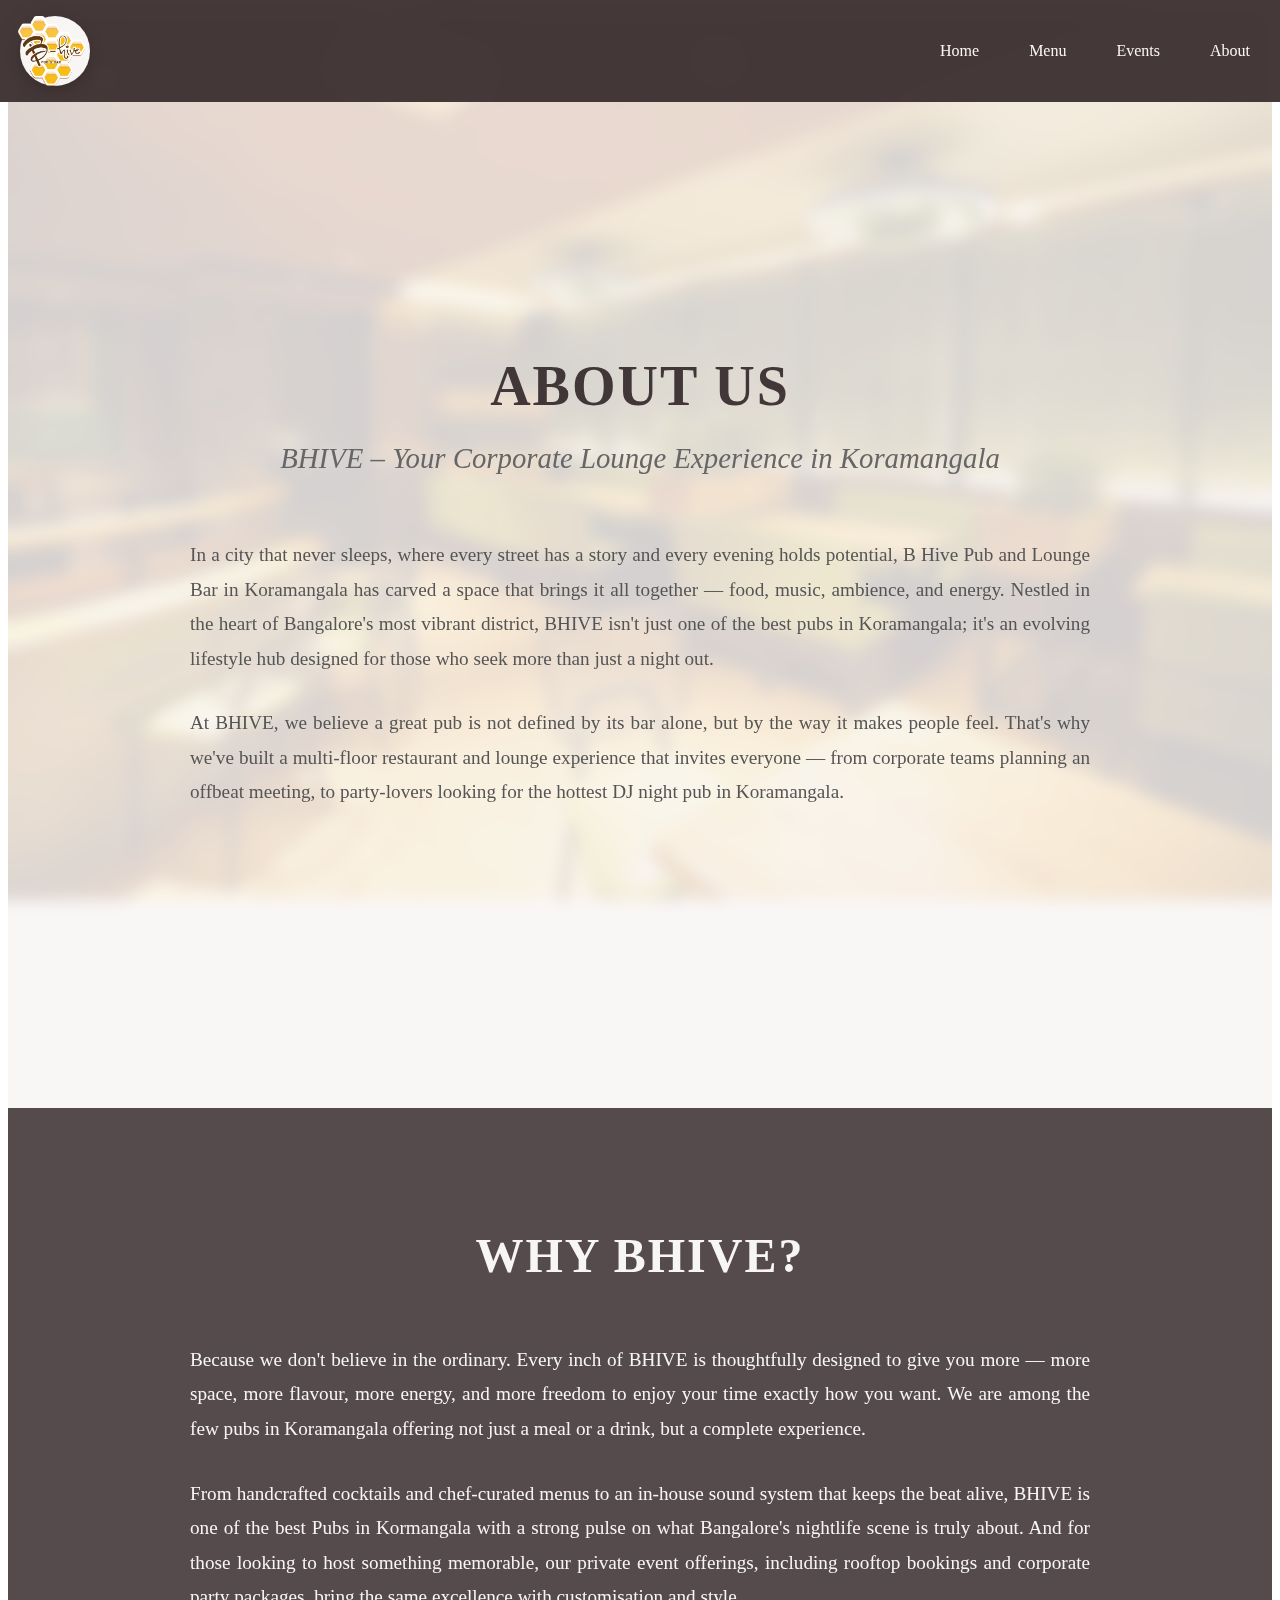
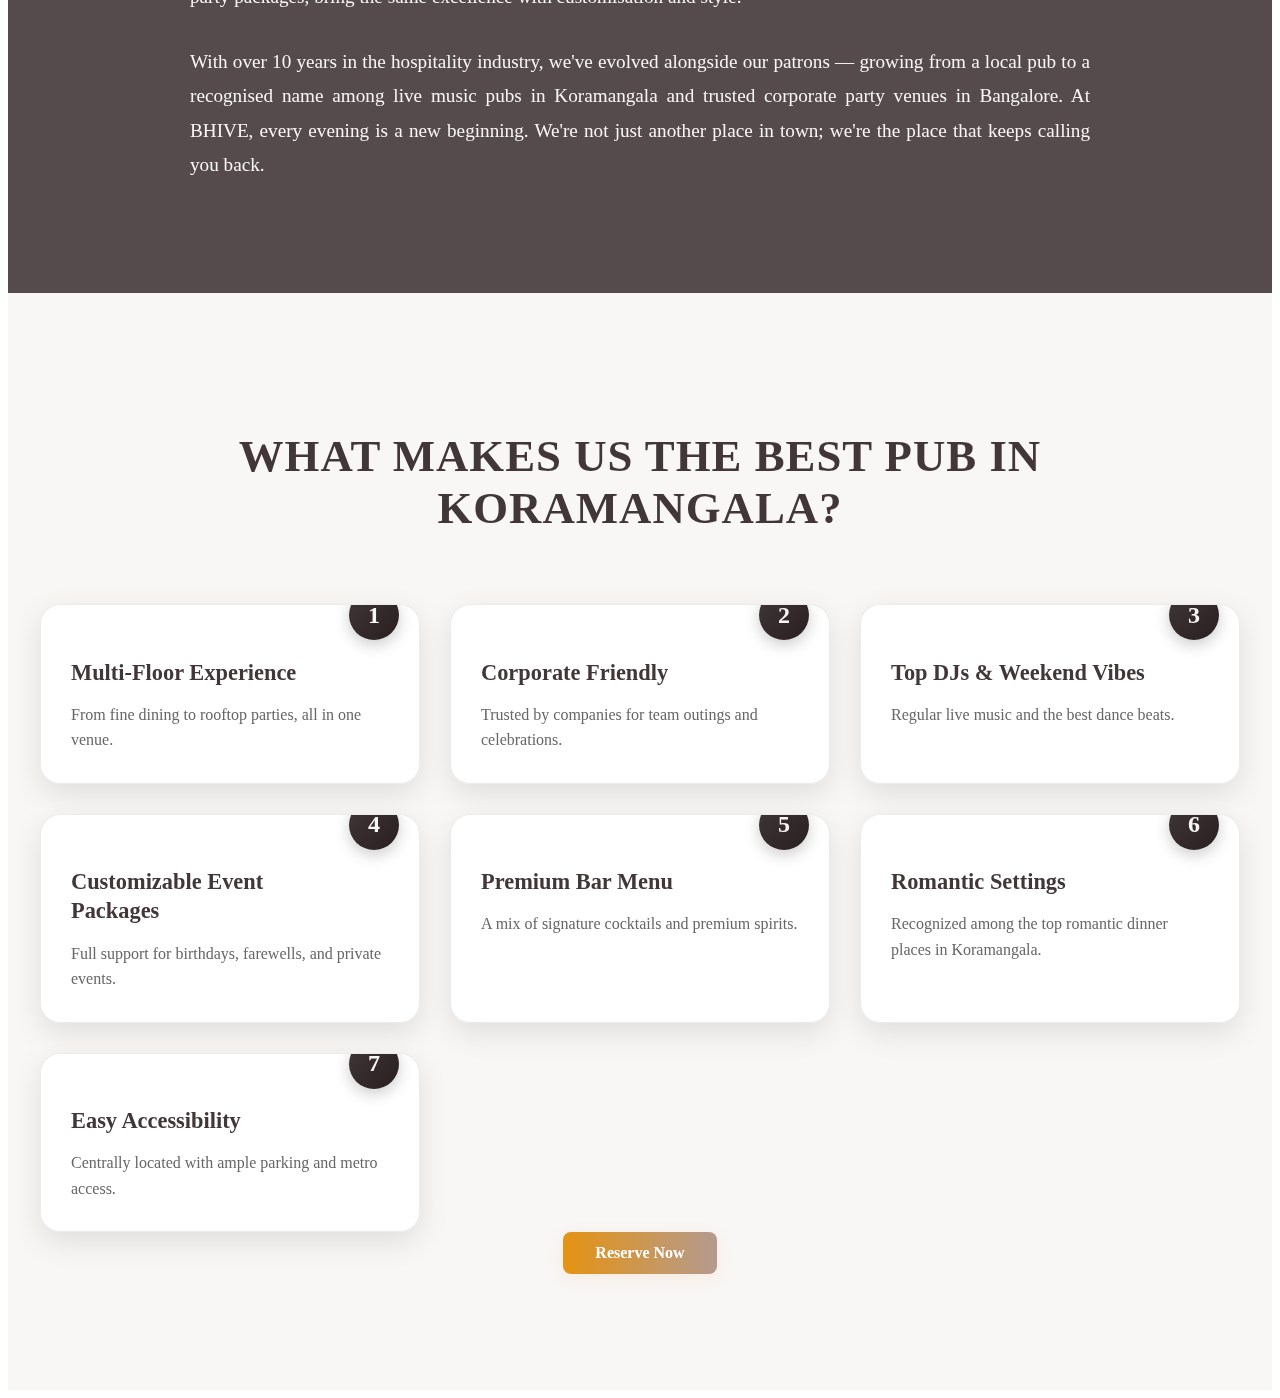
<file: about.html>
<!DOCTYPE html>
<html lang="en">
<head>
    <meta charset="UTF-8">
    <meta name="viewport" content="width=device-width, initial-scale=1.0">
   <link rel="stylesheet" href="about.css" />
</head>
<body>
    <section class="navigation-section">
  <div class="nav">
    <div class="logo-circle">
      <img src="images/b-hive-logo.png" alt="Logo" style="height: 70px;"/>
    </div>
    <div class="hamburger" id="hamburger" role="button" aria-label="Toggle navigation" aria-expanded="false">
      <span></span>
      <span></span>
      <span></span>
    </div>
    <ul class="nav-links" id="navLinks">
      <li><a href="index.html">Home</a></li>
      <li><a href="menu.html">Menu</a></li>
      <li><a href="event.html">Events</a></li>
      <li><a href="about.html">About</a></li>
    </ul>
  </div>
</section>

<!-- About Us Section -->
<section class="about-section">
  <div class="container">
    <div class="about-header">
      <h1>About Us</h1>
      <h2>BHIVE – Your Corporate Lounge Experience in Koramangala</h2>
    </div>
    
    <div class="about-content">
      <div class="about-text">
        <p>
          In a city that never sleeps, where every street has a story and every evening holds 
          potential, B Hive Pub and Lounge Bar in Koramangala has carved a space that brings 
          it all together — food, music, ambience, and energy. Nestled in the heart of 
          Bangalore's most vibrant district, BHIVE isn't just one of the best pubs in 
          Koramangala; it's an evolving lifestyle hub designed for those who seek more than 
          just a night out.
        </p>
        
        <p>
          At BHIVE, we believe a great pub is not defined by its bar alone, but by the way it 
          makes people feel. That's why we've built a multi-floor restaurant and lounge 
          experience that invites everyone — from corporate teams planning an offbeat 
          meeting, to party-lovers looking for the hottest DJ night pub in Koramangala.
        </p>
      </div>
    </div>
  </div>
</section>

<!-- Why BHIVE Section -->
<section class="why-bhive-section">
  <div class="container">
    <div class="why-header">
      <h2>Why BHIVE?</h2>
    </div>
    
    <div class="why-content">
      <div class="why-text">
        <p>
          Because we don't believe in the ordinary. Every inch of BHIVE is thoughtfully 
          designed to give you more — more space, more flavour, more energy, and more 
          freedom to enjoy your time exactly how you want. We are among the few pubs in 
          Koramangala offering not just a meal or a drink, but a complete experience.
        </p>
        
        <p>
          From handcrafted cocktails and chef-curated menus to an in-house sound system that 
          keeps the beat alive, BHIVE is one of the best Pubs in Kormangala with a strong 
          pulse on what Bangalore's nightlife scene is truly about. And for those looking to host 
          something memorable, our private event offerings, including rooftop bookings and 
          corporate party packages, bring the same excellence with customisation and style.
        </p>
        
        <p>
          With over 10 years in the hospitality industry, we've evolved alongside our patrons 
          — growing from a local pub to a recognised name among live music pubs in 
          Koramangala and trusted corporate party venues in Bangalore. At BHIVE, every 
          evening is a new beginning. We're not just another place in town; we're the place that 
          keeps calling you back.
        </p>
      </div>
    </div>
  </div>
</section>

<!-- What Makes Us Best Section -->
<section class="best-pub-section">
  <div class="container">
    <div class="best-header">
      <h2>What Makes Us the Best Pub in Koramangala?</h2>
    </div>
    
    <div class="best-content">
      <div class="features-grid">
        <div class="feature-item">
          <div class="feature-number">1</div>
          <div class="feature-content">
            <h3>Multi-Floor Experience</h3>
            <p>From fine dining to rooftop parties, all in one venue.</p>
          </div>
        </div>
        
        <div class="feature-item">
          <div class="feature-number">2</div>
          <div class="feature-content">
            <h3>Corporate Friendly</h3>
            <p>Trusted by companies for team outings and celebrations.</p>
          </div>
        </div>
        
        <div class="feature-item">
          <div class="feature-number">3</div>
          <div class="feature-content">
            <h3>Top DJs & Weekend Vibes</h3>
            <p>Regular live music and the best dance beats.</p>
          </div>
        </div>
        
        <div class="feature-item">
          <div class="feature-number">4</div>
          <div class="feature-content">
            <h3>Customizable Event Packages</h3>
            <p>Full support for birthdays, farewells, and private events.</p>
          </div>
        </div>
        
        <div class="feature-item">
          <div class="feature-number">5</div>
          <div class="feature-content">
            <h3>Premium Bar Menu</h3>
            <p>A mix of signature cocktails and premium spirits.</p>
          </div>
        </div>
        
        <div class="feature-item">
          <div class="feature-number">6</div>
          <div class="feature-content">
            <h3>Romantic Settings</h3>
            <p>Recognized among the top romantic dinner places in Koramangala.</p>
          </div>
        </div>
        
        <div class="feature-item">
          <div class="feature-number">7</div>
          <div class="feature-content">
            <h3>Easy Accessibility</h3>
            <p>Centrally located with ample parking and metro access.</p>
          </div>
        </div>
      </div>
        <div class="footer-cta">
    <a href="index.html" class="footer-cta-btn">Reserve Now</a>
  </div>
    </div>
    
  </div>
   
</section>
 

     <script src="script.js"></script>

     
</body>
</html>
</file>
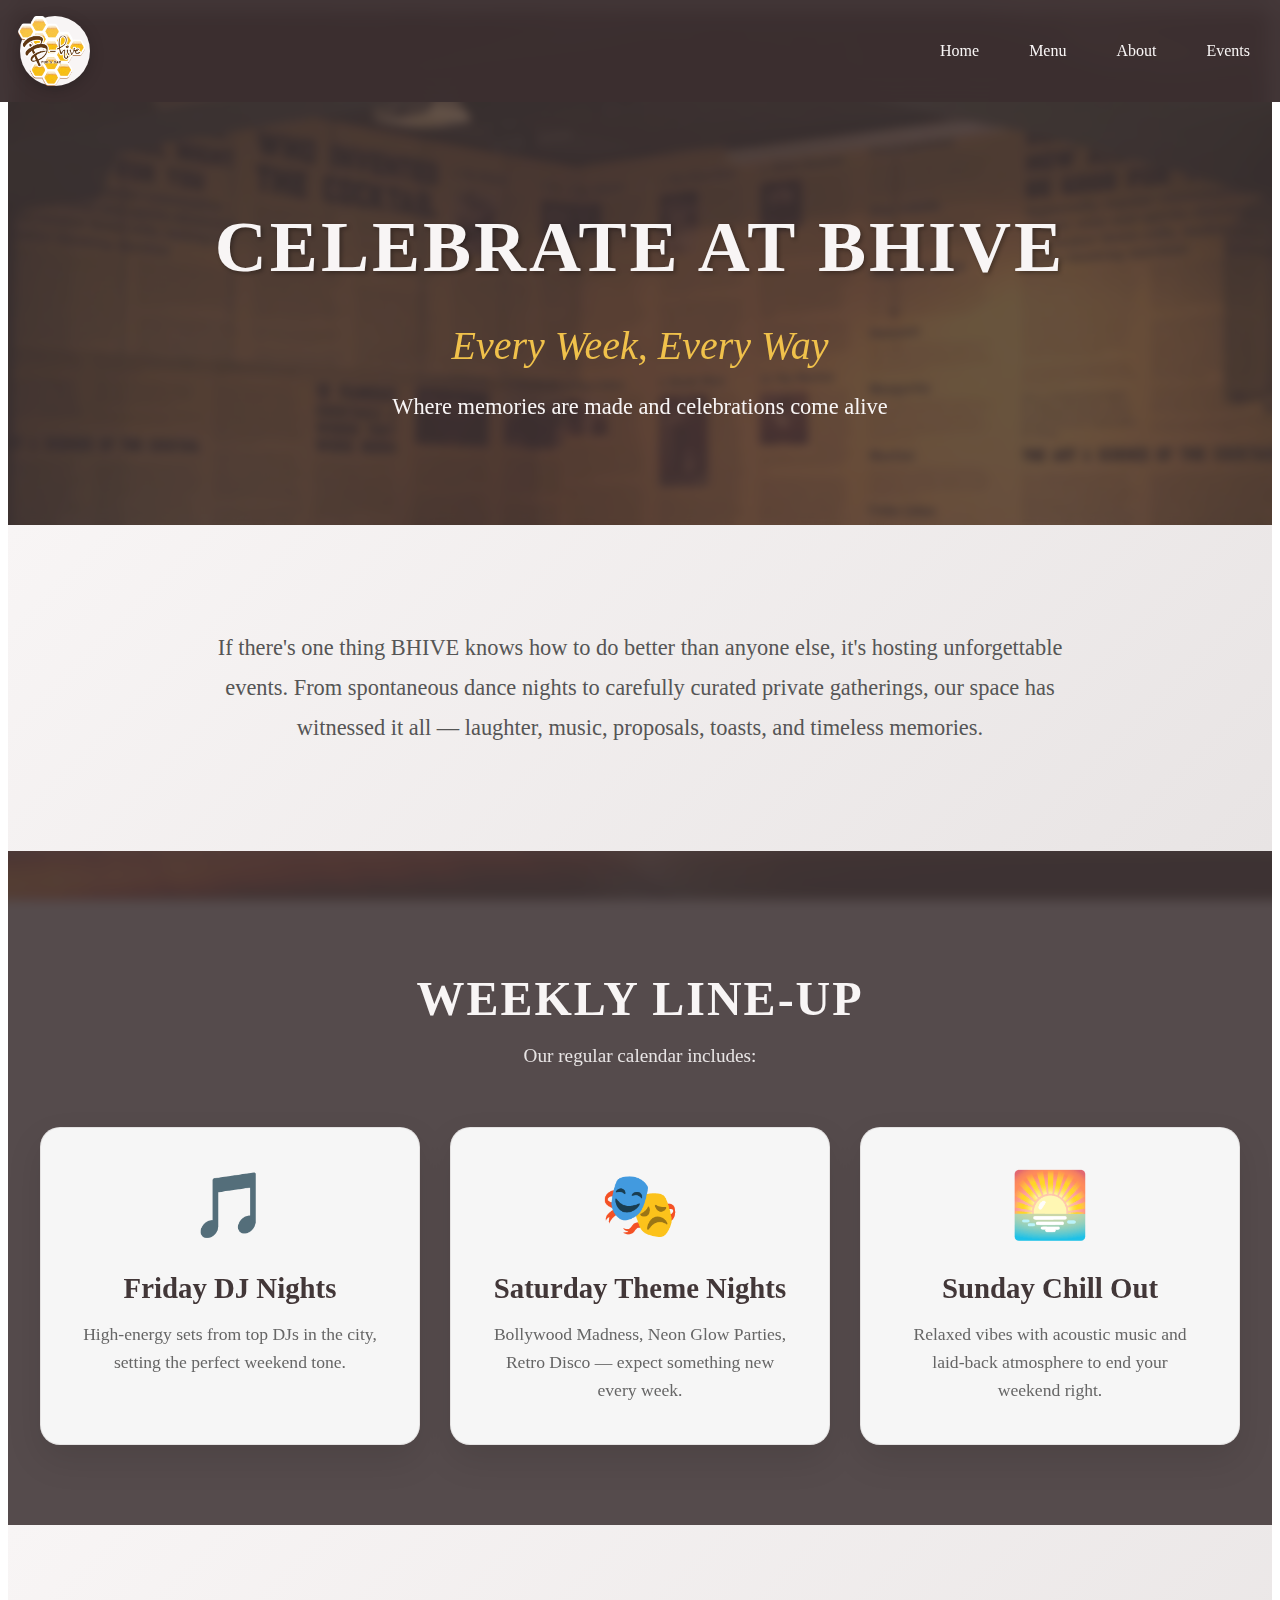
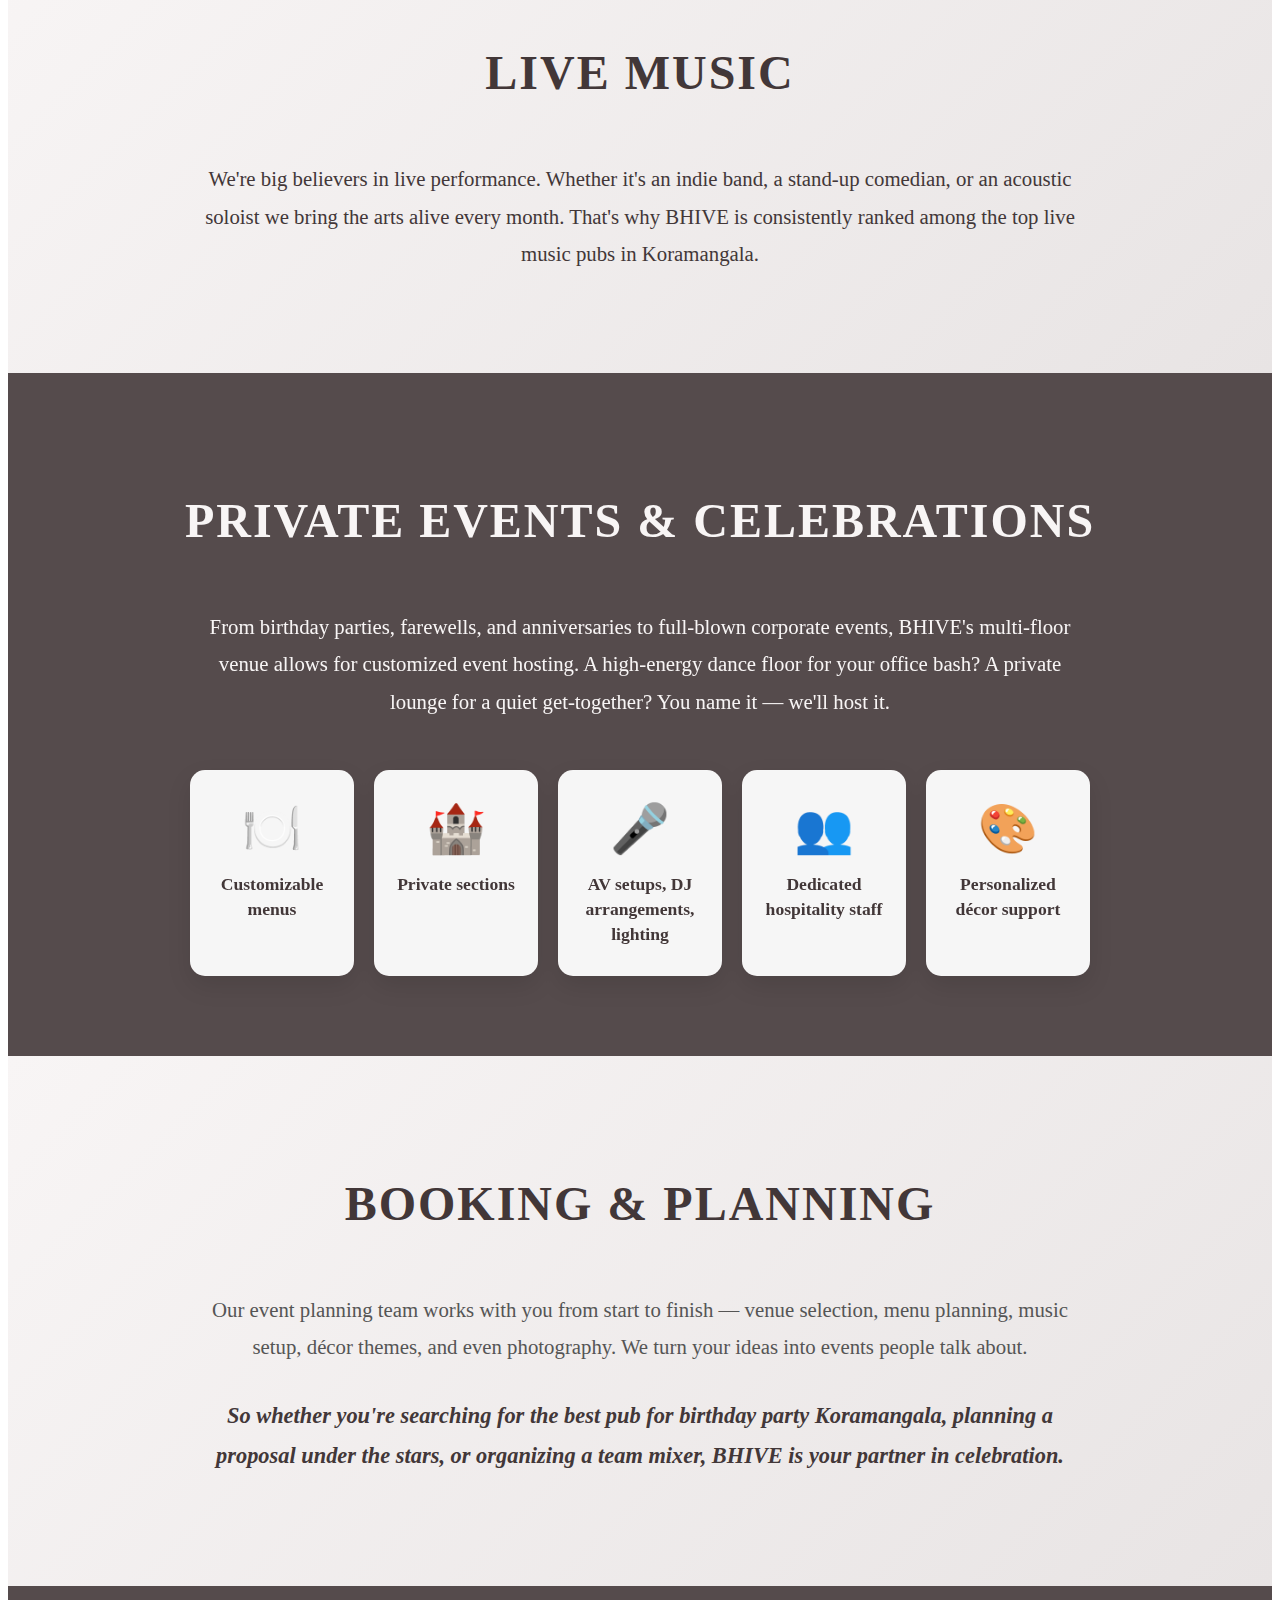
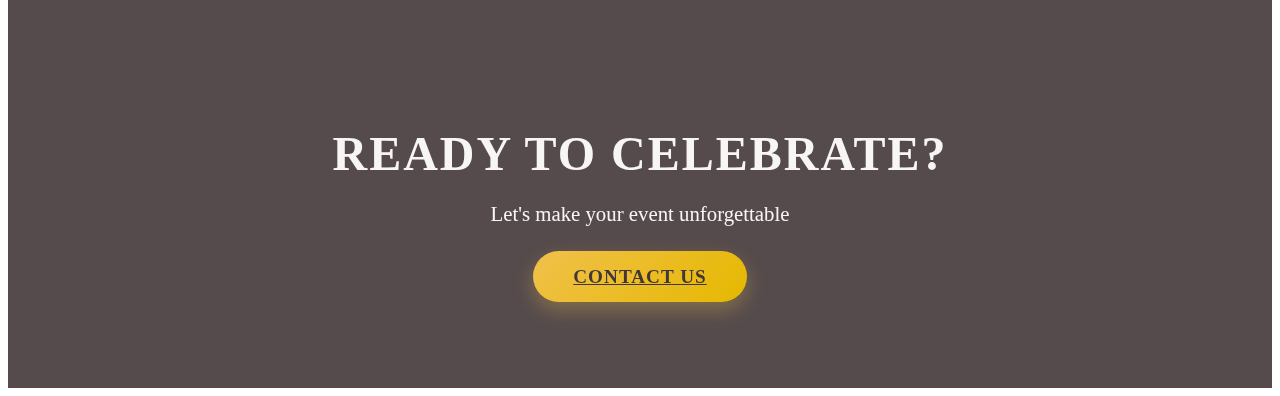
<file: event.html>
<!DOCTYPE html>
<html lang="en">
<head>
    <meta charset="UTF-8">
    <meta name="viewport" content="width=device-width, initial-scale=1.0">
    <link rel="stylesheet" href="event.css" />
</head>
<body>
    <section class="navigation-section">
  <div class="nav">
    <div class="logo-circle">
      <img src="images/b-hive-logo.png" alt="Logo" style="height: 70px;"/>
    </div>
    <div class="hamburger" id="hamburger" role="button" aria-label="Toggle navigation" aria-expanded="false">
      <span></span>
      <span></span>
      <span></span>
    </div>
    <ul class="nav-links" id="navLinks">
      <li><a href="index.html">Home</a></li>
      <li><a href="menu.html">Menu</a></li>
      <li><a href="about.html">About</a></li>
      <li><a href="event.html">Events</a></li>
    </ul>
  </div>
</section>

<!-- Events Hero Section -->
<section class="events-hero">
  <div class="container">
    <div class="hero-content">
      <h1>Celebrate at BHIVE</h1>
      <h2>Every Week, Every Way</h2>
      <p class="hero-subtitle">Where memories are made and celebrations come alive</p>
    </div>
  </div>
</section>

<!-- Events Introduction -->
<section class="events-intro">
  <div class="container">
    <div class="intro-content">
      <p>
        If there's one thing BHIVE knows how to do better than anyone else, it's hosting 
        unforgettable events. From spontaneous dance nights to carefully curated private 
        gatherings, our space has witnessed it all — laughter, music, proposals, toasts, and 
        timeless memories.
      </p>
    </div>
  </div>
</section>

<!-- Weekly Line-Up Section -->
<section class="weekly-lineup">
  <div class="container">
    <div class="section-header">
      <h2>Weekly Line-Up</h2>
      <p>Our regular calendar includes:</p>
    </div>
    
    <div class="events-grid">
      <div class="event-card">
        <div class="event-icon">🎵</div>
        <h3>Friday DJ Nights</h3>
        <p>High-energy sets from top DJs in the city, setting the perfect weekend tone.</p>
      </div>
      
      <div class="event-card">
        <div class="event-icon">🎭</div>
        <h3>Saturday Theme Nights</h3>
        <p>Bollywood Madness, Neon Glow Parties, Retro Disco — expect something new every week.</p>
      </div>
      
      <div class="event-card">
        <div class="event-icon">🌅</div>
        <h3>Sunday Chill Out</h3>
        <p>Relaxed vibes with acoustic music and laid-back atmosphere to end your weekend right.</p>
      </div>
    </div>
  </div>
</section>

<!-- Live Music Section -->
<section class="live-music">
  <div class="container">
    <div class="section-header">
      <h2>Live Music</h2>
    </div>
    
    <div class="content-wrapper">
      <div class="text-content">
        <p>
          We're big believers in live performance. Whether it's an indie band, a stand-up 
          comedian, or an acoustic soloist  we bring the arts alive every month. That's why 
          BHIVE is consistently ranked among the top live music pubs in Koramangala.
        </p>
      </div>
    </div>
  </div>
</section>

<!-- Private Events Section -->
<section class="private-events">
  <div class="container">
    <div class="section-header">
      <h2>Private Events & Celebrations</h2>
    </div>
    
    <div class="content-wrapper">
      <div class="text-content">
        <p>
          From birthday parties, farewells, and anniversaries to full-blown corporate 
          events, BHIVE's multi-floor venue allows for customized event hosting. A high-energy 
          dance floor for your office bash? A private lounge for a quiet get-together? 
          You name it — we'll host it.
        </p>
      </div>
      
      <div class="services-grid">
        <div class="service-item">
          <div class="service-icon">🍽️</div>
          <h4>Customizable menus</h4>
        </div>
        
        <div class="service-item">
          <div class="service-icon">🏰</div>
          <h4>Private sections</h4>
        </div>
        
        <div class="service-item">
          <div class="service-icon">🎤</div>
          <h4>AV setups, DJ arrangements, lighting</h4>
        </div>
        
        <div class="service-item">
          <div class="service-icon">👥</div>
          <h4>Dedicated hospitality staff</h4>
        </div>
        
        <div class="service-item">
          <div class="service-icon">🎨</div>
          <h4>Personalized décor support</h4>
        </div>
      </div>
    </div>
  </div>
</section>

<!-- Booking Section -->
<section class="booking-section">
  <div class="container">
    <div class="section-header">
      <h2>Booking & Planning</h2>
    </div>
    
    <div class="content-wrapper">
      <div class="text-content">
        <p>
          Our event planning team works with you from start to finish — venue selection, 
          menu planning, music setup, décor themes, and even photography. We turn your ideas 
          into events people talk about.
        </p>
        
        <p class="closing-text">
          So whether you're searching for the best pub for birthday party Koramangala, 
          planning a proposal under the stars, or organizing a team mixer, BHIVE is your 
          partner in celebration.
        </p>
      </div>
    </div>
  </div>
</section>

<!-- Call to Action -->
<section class="cta-section">
  <div class="container">
    <div class="cta-content">
      <h2>Ready to Celebrate?</h2>
      <p>Let's make your event unforgettable</p>
      <a href="index.html" class="cta-button">Contact Us</a>

    </div>
  </div>
</section>
 

 <script src="script.js"></script>
    
</body>
</html>
</file>
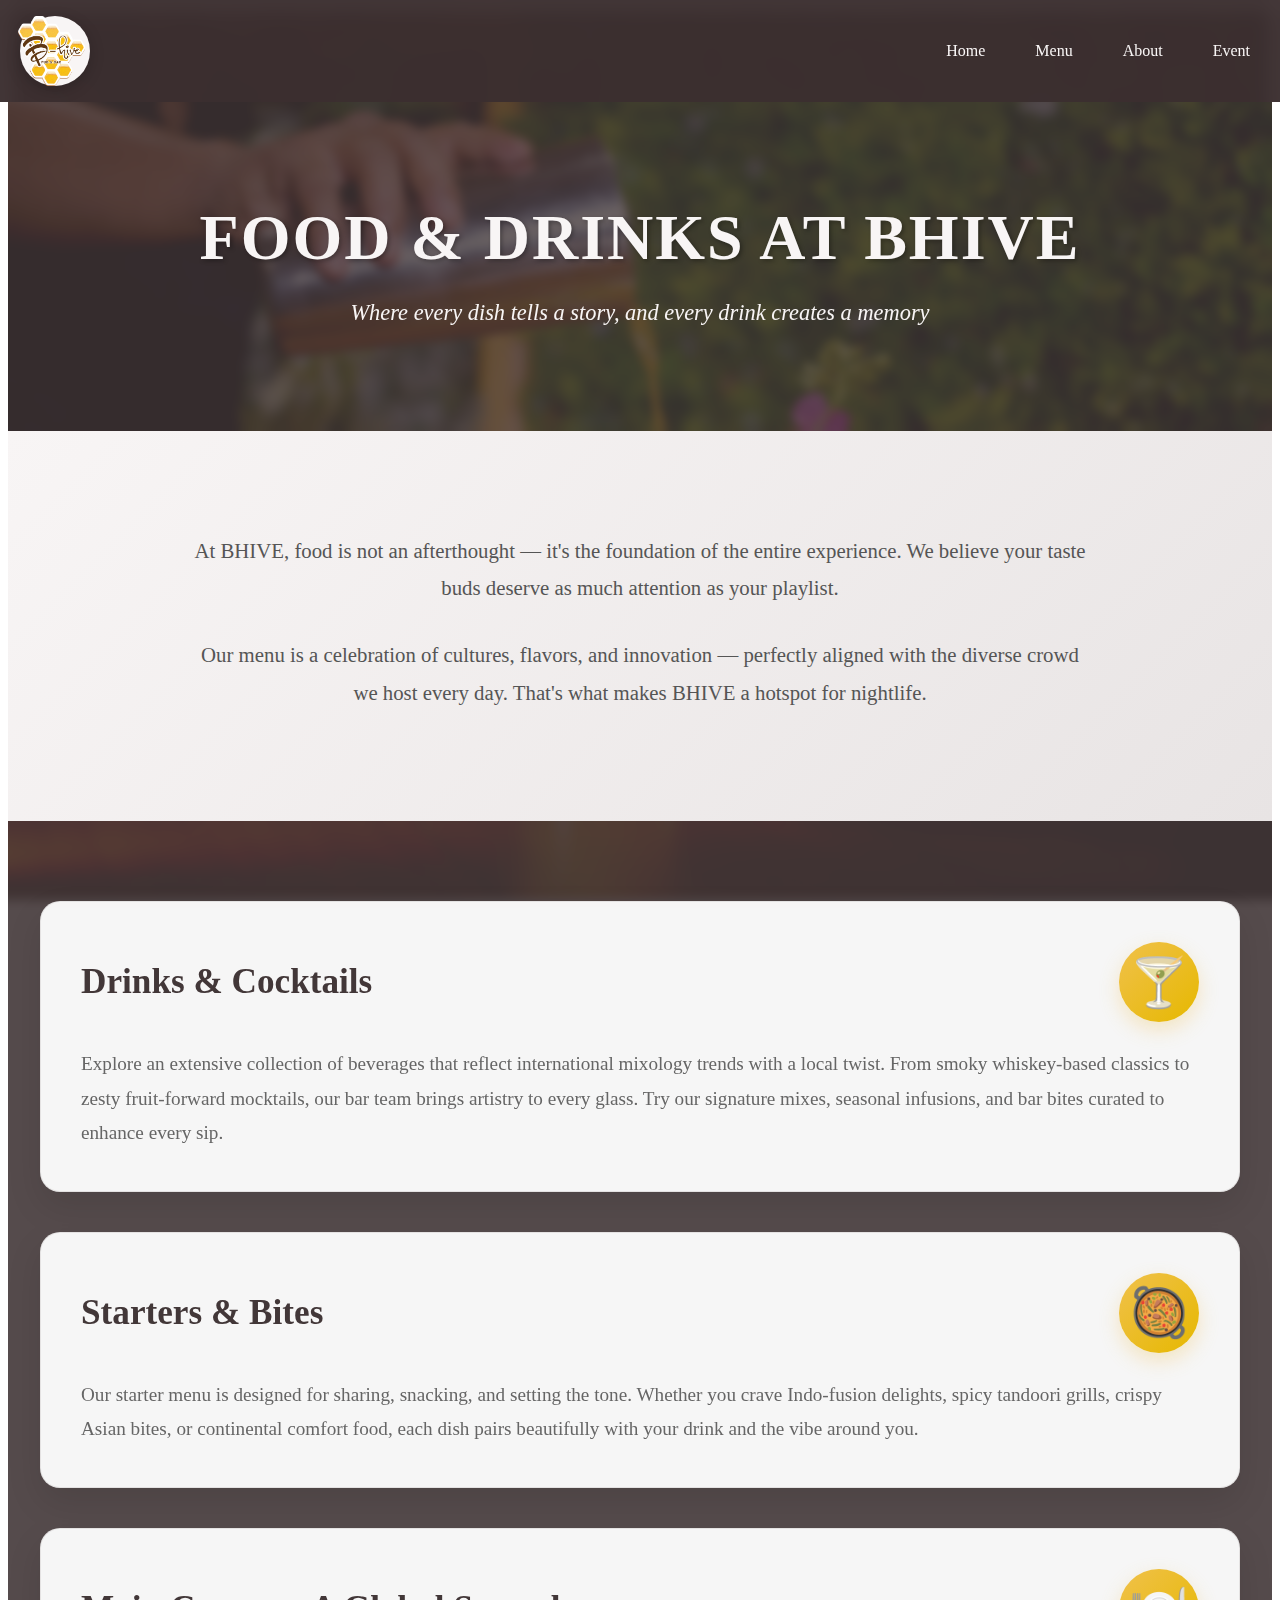
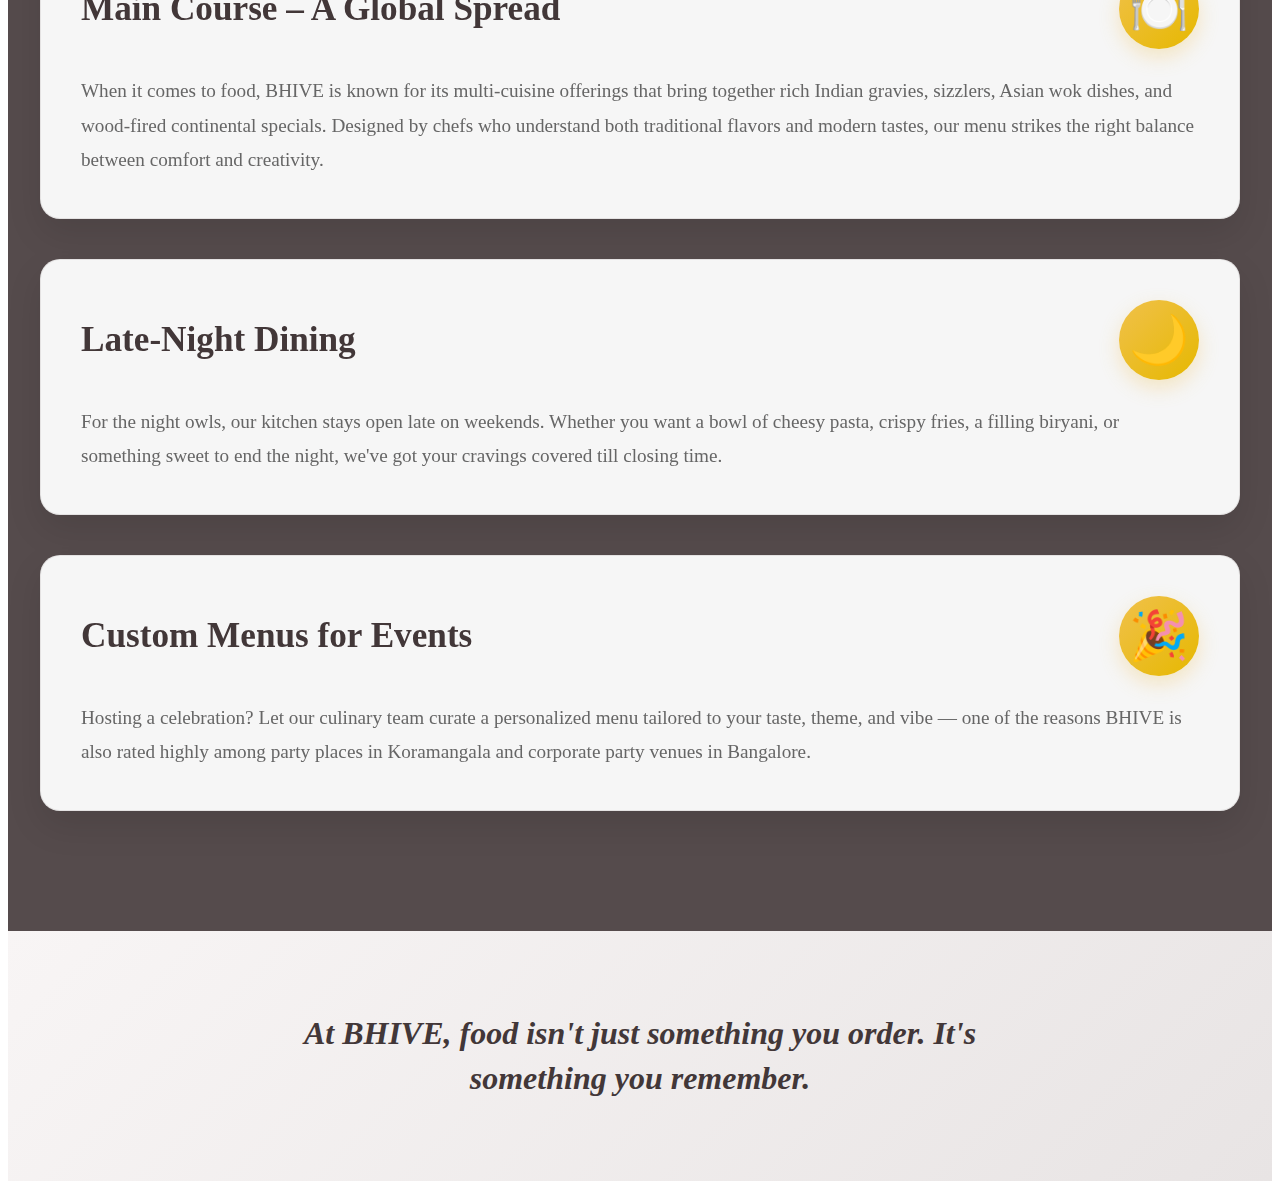
<file: menu.html>
<!DOCTYPE html>
<html lang="en">
<head>
    <meta charset="UTF-8">
    <meta name="viewport" content="width=device-width, initial-scale=1.0">
    <link rel="stylesheet" href="menu.css" />
</head>
<body>
    <section class="navigation-section">
  <div class="nav">
    <div class="logo-circle">
      <img src="images/b-hive-logo.png" alt="Logo" style="height: 70px;"/>
    </div>
    <div class="hamburger" id="hamburger" role="button" aria-label="Toggle navigation" aria-expanded="false">
      <span></span>
      <span></span>
      <span></span>
    </div>
    <ul class="nav-links" id="navLinks">
      <li><a href="index.html">Home</a></li>
      <li><a href="menu.html">Menu</a></li>
      <li><a href="about.html">About</a></li>
      <li><a href="event.html">Event</a></li>
    </ul>
  </div>
</section>

<!-- Menu Hero Section -->
<section class="menu-hero">
  <div class="container">
    <div class="hero-content">
      <h1>Food & Drinks at BHIVE</h1>
      <p class="hero-subtitle">Where every dish tells a story, and every drink creates a memory</p>
    </div>
  </div>
</section>

<!-- Menu Introduction -->
<section class="menu-intro">
  <div class="container">
    <div class="intro-content">
      <p>
        At BHIVE, food is not an afterthought — it's the foundation of the entire experience. 
        We believe your taste buds deserve as much attention as your playlist.
      </p>
      <p>
        Our menu is a celebration of cultures, flavors, and innovation — perfectly aligned 
        with the diverse crowd we host every day. That's what makes BHIVE a hotspot for 
        nightlife.
      </p>
    </div>
  </div>
</section>

<!-- Menu Categories -->
<section class="menu-categories">
  <div class="container">
    
    <!-- Drinks & Cocktails -->
    <div class="menu-category">
      <div class="category-header">
        <h2>Drinks & Cocktails</h2>
        <div class="category-icon">🍸</div>
      </div>
      <div class="category-content">
        <p>
          Explore an extensive collection of beverages that reflect international mixology 
          trends with a local twist. From smoky whiskey-based classics to zesty fruit-forward 
          mocktails, our bar team brings artistry to every glass. Try our signature mixes, 
          seasonal infusions, and bar bites curated to enhance every sip.
        </p>
      </div>
    </div>

    <!-- Starters & Bites -->
    <div class="menu-category">
      <div class="category-header">
        <h2>Starters & Bites</h2>
        <div class="category-icon">🥘</div>
      </div>
      <div class="category-content">
        <p>
          Our starter menu is designed for sharing, snacking, and setting the tone. Whether you 
          crave Indo-fusion delights, spicy tandoori grills, crispy Asian bites, or continental 
          comfort food, each dish pairs beautifully with your drink and the vibe around you.
        </p>
      </div>
    </div>

    <!-- Main Course -->
    <div class="menu-category">
      <div class="category-header">
        <h2>Main Course – A Global Spread</h2>
        <div class="category-icon">🍽️</div>
      </div>
      <div class="category-content">
        <p>
          When it comes to food, BHIVE is known for its multi-cuisine offerings that bring 
          together rich Indian gravies, sizzlers, Asian wok dishes, and wood-fired continental 
          specials. Designed by chefs who understand both traditional flavors and modern 
          tastes, our menu strikes the right balance between comfort and creativity.
        </p>
      </div>
    </div>

    <!-- Late Night Dining -->
    <div class="menu-category">
      <div class="category-header">
        <h2>Late-Night Dining</h2>
        <div class="category-icon">🌙</div>
      </div>
      <div class="category-content">
        <p>
          For the night owls, our kitchen stays open late on weekends. Whether you want a 
          bowl of cheesy pasta, crispy fries, a filling biryani, or something sweet to end the 
          night, we've got your cravings covered till closing time.
        </p>
      </div>
    </div>

    <!-- Custom Menus -->
    <div class="menu-category">
      <div class="category-header">
        <h2>Custom Menus for Events</h2>
        <div class="category-icon">🎉</div>
      </div>
      <div class="category-content">
        <p>
          Hosting a celebration? Let our culinary team curate a personalized menu tailored to 
          your taste, theme, and vibe — one of the reasons BHIVE is also rated highly among 
          party places in Koramangala and corporate party venues in Bangalore.
        </p>
      </div>
    </div>

  </div>
</section>

<!-- Menu Footer -->
<section class="menu-footer">
  <div class="container">
    <div class="footer-content">
      <p class="footer-quote">
        At BHIVE, food isn't just something you order. It's something you remember.
      </p>
    </div>
  </div>
</section>

 <script src="script.js"></script>
    
</body>
</html>
</file>
<file: about.css>
.nav {
  display: flex;
  justify-content: space-between;
  align-items: center;
  padding: 1rem 20px;
  background-color: rgba(59, 46, 47, 0.95);
  position: fixed;
  top: 0;
  left: 0;
  right: 0;
  z-index: 1000;
  backdrop-filter: blur(10px);
}

.logo-circle {
  width: 70px;
  height: 70px;
  background-color: #f8f5f5;
  border-radius: 50%;
  display: flex;
  justify-content: center;
  align-items: center;
  font-weight: bold;
  color: #423738;
  font-size: 24px;
  box-shadow: 0 4px 15px rgba(0, 0, 0, 0.2);
}
.logo-circle img {
  display: block;
  padding: 0;
  margin: 0;
}
.logo-circle::before {
  content: 'B-Hive';
  display: none;
}
.logo-circle img:not([src]) + ::before {
  display: block;
}

.nav-links {
  display: flex;
  gap: 30px;
  list-style: none;
  margin: 0;
  padding: 0;
}
.nav-links li {
  font-weight: 500;
  cursor: pointer;
  position: relative;
  padding: 5px 10px;
  transition: all 0.3s ease;
}
.nav-links li a {
  color: #f9f6f6;
  text-decoration: none;
  font-size: 16px;
  transition: color 0.3s ease;
}
.nav-links li a:hover {
  color: var(--accent-gold);
}
.nav-links li::after {
  content: '';
  position: absolute;
  width: 0%;
  height: 2px;
  background-color: var(--accent-gold);
  left: 0;
  bottom: 0;
  transition: width 0.3s ease;
}
.nav-links li:hover::after {
  width: 100%;
}

.hamburger {
  display: none;
  flex-direction: column;
  cursor: pointer;
  gap: 5px;
  z-index: 1001;
}
.hamburger span {
  width: 25px;
  height: 3px;
  background: #fff;
  transition: all 0.3s ease;
}
.hamburger.open span:nth-child(1) {
  transform: rotate(45deg) translate(5px, 5px);
}
.hamburger.open span:nth-child(2) {
  opacity: 0;
}
.hamburger.open span:nth-child(3) {
  transform: rotate(-45deg) translate(6px, -6px);
}

/* About Us Section Styles */
.about-section {
  padding: 120px 0 80px;
  background: linear-gradient(135deg, rgba(248, 245, 245, 0.9) 0%, rgba(232, 228, 228, 0.9) 100%);
  min-height: 100vh;
  display: flex;
  align-items: center;
  position: relative;
  background-image: url('images/DSC08443_11zon.jpg');
  background-size: cover;
  background-position: center;
  background-attachment: fixed;
}

.about-section::before {
  content: '';
  position: absolute;
  top: 0;
  left: 0;
  right: 0;
  bottom: 0;
  background: rgba(248, 245, 245, 0.85);
  backdrop-filter: blur(8px);
  -webkit-backdrop-filter: blur(8px);
  z-index: 1;
}

.about-section .container {
  position: relative;
  z-index: 2;
}

.why-bhive-section {
  padding: 80px 0;
  background: linear-gradient(135deg, #423738 0%, #2a1f20 100%);
  color: #f8f5f5;
  position: relative;
  background-image: url('images/DSC08433_11zon.jpg');
  background-size: cover;
  background-position: center;
  background-attachment: fixed;
}

.why-bhive-section::before {
  content: '';
  position: absolute;
  top: 0;
  left: 0;
  right: 0;
  bottom: 0;
  background: rgba(66, 55, 56, 0.9);
  backdrop-filter: blur(6px);
  -webkit-backdrop-filter: blur(6px);
  z-index: 1;
}

.why-bhive-section .container {
  position: relative;
  z-index: 2;
}

/* What Makes Us Best Section Styles */
.best-pub-section {
  padding: 100px 0;
  background: linear-gradient(135deg, #f8f5f5 0%, #e8e4e4 100%);
  position: relative;
  background-image: url('images/DSC08101_11zon.jpg');
  background-size: cover;
  background-position: center;
  background-attachment: fixed;
}

.best-pub-section::before {
  content: '';
  position: absolute;
  top: 0;
  left: 0;
  right: 0;
  bottom: 0;
  background: rgba(248, 245, 245, 0.92);
  backdrop-filter: blur(5px);
  -webkit-backdrop-filter: blur(5px);
  z-index: 1;
}

.best-pub-section .container {
  position: relative;
  z-index: 2;
}

.best-header {
  text-align: center;
  margin-bottom: 70px;
}

.best-header h2 {
  font-size: 2.8rem;
  font-weight: 700;
  color: #423738;
  margin-bottom: 20px;
  text-transform: uppercase;
  letter-spacing: 1px;
}

.best-content {
  max-width: 1200px;
  margin: 0 auto;
}

.features-grid {
  display: grid;
  grid-template-columns: repeat(auto-fit, minmax(350px, 1fr));
  gap: 30px;
  margin-top: 50px;
}

.feature-item {
  background: rgba(255, 255, 255, 0.95);
  border-radius: 20px;
  padding: 30px;
  box-shadow: 0 10px 30px rgba(0, 0, 0, 0.1);
  transition: all 0.3s ease;
  position: relative;
  overflow: hidden;
  border: 1px solid rgba(66, 55, 56, 0.1);
}

.feature-item:hover {
  transform: translateY(-5px);
  box-shadow: 0 20px 40px rgba(0, 0, 0, 0.15);
  background: rgba(255, 255, 255, 0.98);
}

.feature-number {
  position: absolute;
  top: -15px;
  right: 20px;
  width: 50px;
  height: 50px;
  background: linear-gradient(135deg, #423738 0%, #2a1f20 100%);
  color: #f8f5f5;
  border-radius: 50%;
  display: flex;
  align-items: center;
  justify-content: center;
  font-size: 1.5rem;
  font-weight: 700;
  box-shadow: 0 5px 15px rgba(0, 0, 0, 0.2);
}

.feature-content h3 {
  font-size: 1.4rem;
  font-weight: 600;
  color: #423738;
  margin-bottom: 15px;
  margin-right: 60px;
  line-height: 1.3;
}

.feature-content p {
  font-size: 1rem;
  line-height: 1.6;
  color: #666;
  margin: 0;
  font-weight: 400;
}

/* Responsive Design for Best Pub Section */
@media (max-width: 768px) {
  .best-header h2 {
    font-size: 2.2rem;
  }
  
  .features-grid {
    grid-template-columns: 1fr;
    gap: 20px;
  }
  
  .feature-item {
    padding: 25px;
  }
  
  .feature-content h3 {
    font-size: 1.3rem;
  }
  
  .feature-content p {
    font-size: 0.95rem;
  }
}

@media (max-width: 480px) {
  .best-header h2 {
    font-size: 1.8rem;
  }
  
  .feature-item {
    padding: 20px;
  }
  
  .feature-number {
    width: 40px;
    height: 40px;
    font-size: 1.2rem;
    top: -10px;
    right: 15px;
  }
  
  .feature-content h3 {
    font-size: 1.2rem;
    margin-right: 50px;
  }
}

.container {
  max-width: 1200px;
  margin: 0 auto;
  padding: 0 20px;
}

.about-header {
  text-align: center;
  margin-bottom: 60px;
}

.about-header h1 {
  font-size: 3.5rem;
  font-weight: 700;
  color: #423738;
  margin-bottom: 20px;
  text-transform: uppercase;
  letter-spacing: 2px;
}

.about-header h2 {
  font-size: 1.8rem;
  font-weight: 400;
  color: #666;
  font-style: italic;
  max-width: 800px;
  margin: 0 auto;
  line-height: 1.4;
}

.about-content {
  max-width: 900px;
  margin: 0 auto;
}

.about-text p {
  font-size: 1.2rem;
  line-height: 1.8;
  color: #555;
  margin-bottom: 30px;
  text-align: justify;
  font-weight: 300;
}

.why-header {
  text-align: center;
  margin-bottom: 60px;
}

.why-header h2 {
  font-size: 3rem;
  font-weight: 700;
  color: #f8f5f5;
  margin-bottom: 20px;
  text-transform: uppercase;
  letter-spacing: 2px;
}

.why-content {
  max-width: 900px;
  margin: 0 auto;
}

.why-text p {
  font-size: 1.2rem;
  line-height: 1.8;
  color: #f8f5f5;
  margin-bottom: 30px;
  text-align: justify;
  font-weight: 300;
}

/* Responsive Design */
@media (max-width: 768px) {
  .about-header h1 {
    font-size: 2.5rem;
  }
  
  .about-header h2 {
    font-size: 1.4rem;
  }
  
  .why-header h2 {
    font-size: 2.2rem;
  }
  
  .about-text p,
  .why-text p {
    font-size: 1.1rem;
    line-height: 1.7;
  }
  
  .about-section,
  .why-bhive-section {
    padding: 100px 0 60px;
  }
}

@media (max-width: 480px) {
  .about-header h1 {
    font-size: 2rem;
  }
  
  .about-header h2 {
    font-size: 1.2rem;
  }
  
  .why-header h2 {
    font-size: 1.8rem;
  }
  
  .about-text p,
  .why-text p {
    font-size: 1rem;
    line-height: 1.6;
  }
  
  .container {
    padding: 0 15px;
  }
}

@media (max-width: 900px) {
  .nav-links {
    position: absolute;
    top: 70px;
    right: 0;
    background: #fff;
    color: #222;
    flex-direction: column;
    width: 180px;
    box-shadow: 0 4px 16px rgba(0,0,0,0.12);
    border-radius: 0 0 8px 8px;
    transform: translateX(100%);
    transition: transform 0.3s, opacity 0.3s;
    padding: 1rem 0;
    opacity: 0;
    pointer-events: none;
    z-index: 999;
  }
  .nav-links.active {
    transform: translateX(0);
    opacity: 1;
    pointer-events: auto;
  }
  .nav-links li a {
    color: #222;
    padding: 1rem 2rem;
    display: block;
  }
  .hamburger {
    display: flex !important;
  }
}
@media (min-width: 901px) {
  .nav-links {
    position: static;
    flex-direction: row;
    background: none;
    box-shadow: none;
    opacity: 1;
    pointer-events: auto;
    transform: none;
  }
  .hamburger {
    display: none !important;
  }
}

/* ===================== Other Responsive Breakpoints ===================== */
@media (max-width: 768px) {
  .nav {
    padding: 15px 20px;
    justify-content: space-between;
  }
  .hamburger {
    display: block;
  }
  .nav-links {
    position: fixed;
    top: 0;
    left: -100%;
    width: 100%;
    height: 100vh;
    background-color: rgba(66, 55, 56, 0.98);
    flex-direction: column;
    justify-content: center;
    align-items: center;
    gap: 40px;
    transition: left 0.3s ease-in-out;
    backdrop-filter: blur(10px);
  }
  .nav-links.show {
    left: 0;
  }
  .nav-links li {
    padding: 15px;
    text-align: center;
    font-size: 20px;
  }
  .nav-links li a {
    font-size: 20px;
    font-weight: 500;
    color: #fff;
  }
  .logo-circle {
    top: 12px;
    left: 20px;
    width: 60px;
    height: 60px;
    font-size: 20px;
  }
}

.footer-cta {
  text-align: center;
  margin-bottom: 16px;
}

.footer-cta-btn {
  display: inline-block;
  background: linear-gradient(90deg, #E59312 0%, #b49a8f 100%);
  color: #fff;
  padding: 12px 32px;
  border-radius: 8px;
  font-weight: 600;
  text-decoration: none;
  box-shadow: 0 4px 16px rgba(229,147,18,0.10);
  transition: all 0.3s ease;
}

.footer-cta-btn:hover {
  background: linear-gradient(90deg, #d4800f 0%, #a68a7f 100%);
  box-shadow: 0 6px 18px rgba(229,147,18,0.2);
}
</file>
<file: event.css>
/* Navigation Styles */
.nav {
  display: flex;
  justify-content: space-between;
  align-items: center;
  padding: 1rem 20px;
  background-color: rgba(59, 46, 47, 0.95);
  position: fixed;
  top: 0;
  left: 0;
  right: 0;
  z-index: 1000;
  backdrop-filter: blur(10px);
}

.logo-circle {
  width: 70px;
  height: 70px;
  background-color: #f8f5f5;
  border-radius: 50%;
  display: flex;
  justify-content: center;
  align-items: center;
  font-weight: bold;
  color: #423738;
  font-size: 24px;
  box-shadow: 0 4px 15px rgba(0, 0, 0, 0.2);
}

.logo-circle img {
  display: block;
  padding: 0;
  margin: 0;
}

.nav-links {
  display: flex;
  gap: 30px;
  list-style: none;
  margin: 0;
  padding: 0;
}

.nav-links li {
  font-weight: 500;
  cursor: pointer;
  position: relative;
  padding: 5px 10px;
  transition: all 0.3s ease;
}

.nav-links li a {
  color: #f9f6f6;
  text-decoration: none;
  font-size: 16px;
  transition: color 0.3s ease;
}

.nav-links li a:hover {
  color: #f0c14b;
}

.nav-links li::after {
  content: '';
  position: absolute;
  width: 0%;
  height: 2px;
  background-color: #f0c14b;
  left: 0;
  bottom: 0;
  transition: width 0.3s ease;
}

.nav-links li:hover::after {
  width: 100%;
}

.hamburger {
  display: none;
  flex-direction: column;
  cursor: pointer;
  gap: 5px;
  z-index: 1001;
}

.hamburger span {
  width: 25px;
  height: 3px;
  background: #fff;
  transition: all 0.3s ease;
}

/* Events Hero Section */
.events-hero {
  padding: 150px 0 100px;
  background: linear-gradient(135deg, rgba(66, 55, 56, 0.9) 0%, rgba(42, 31, 32, 0.9) 100%);
  position: relative;
  background-image: url('images/DSC07954_11zon.jpg');
  background-size: cover;
  background-position: center;
  background-attachment: fixed;
  color: #f8f5f5;
  text-align: center;
}

.events-hero::before {
  content: '';
  position: absolute;
  top: 0;
  left: 0;
  right: 0;
  bottom: 0;
  background: rgba(66, 55, 56, 0.8);
  backdrop-filter: blur(5px);
  -webkit-backdrop-filter: blur(5px);
  z-index: 1;
}

.events-hero .container {
  position: relative;
  z-index: 2;
}

.hero-content h1 {
  font-size: 4.5rem;
  font-weight: 700;
  margin-bottom: 10px;
  text-transform: uppercase;
  letter-spacing: 3px;
  text-shadow: 2px 2px 4px rgba(0, 0, 0, 0.3);
}

.hero-content h2 {
  font-size: 2.5rem;
  font-weight: 400;
  margin-bottom: 20px;
  font-style: italic;
  color: #f0c14b;
}

.hero-subtitle {
  font-size: 1.4rem;
  font-weight: 300;
  max-width: 600px;
  margin: 0 auto;
  line-height: 1.6;
}

/* Events Introduction */
.events-intro {
  padding: 80px 0;
  background: linear-gradient(135deg, #f8f5f5 0%, #e8e4e4 100%);
}

.container {
  max-width: 1200px;
  margin: 0 auto;
  padding: 0 20px;
}

.intro-content {
  max-width: 900px;
  margin: 0 auto;
  text-align: center;
}

.intro-content p {
  font-size: 1.4rem;
  line-height: 1.8;
  color: #555;
  font-weight: 400;
}

/* Weekly Line-Up Section */
.weekly-lineup {
  padding: 80px 0;
  background: linear-gradient(135deg, #423738 0%, #2a1f20 100%);
  position: relative;
  background-image: url('images/DSC08122_11zon.jpg');
  background-size: cover;
  background-position: center;
  background-attachment: fixed;
}

.weekly-lineup::before {
  content: '';
  position: absolute;
  top: 0;
  left: 0;
  right: 0;
  bottom: 0;
  background: rgba(66, 55, 56, 0.9);
  backdrop-filter: blur(6px);
  -webkit-backdrop-filter: blur(6px);
  z-index: 1;
}

.weekly-lineup .container {
  position: relative;
  z-index: 2;
}

.section-header {
  text-align: center;
  margin-bottom: 60px;
  color: #f8f5f5;
}

.section-header h2 {
  font-size: 3rem;
  font-weight: 700;
  margin-bottom: 15px;
  text-transform: uppercase;
  letter-spacing: 2px;
}

.section-header p {
  font-size: 1.2rem;
  font-weight: 300;
  opacity: 0.9;
}

.events-grid {
  display: grid;
  grid-template-columns: repeat(auto-fit, minmax(350px, 1fr));
  gap: 30px;
  margin-top: 50px;
}

.event-card {
  background: rgba(255, 255, 255, 0.95);
  border-radius: 20px;
  padding: 40px;
  text-align: center;
  box-shadow: 0 15px 35px rgba(0, 0, 0, 0.1);
  transition: all 0.3s ease;
  border: 1px solid rgba(66, 55, 56, 0.1);
}

.event-card:hover {
  transform: translateY(-10px);
  box-shadow: 0 25px 50px rgba(0, 0, 0, 0.15);
  background: rgba(255, 255, 255, 0.98);
}

.event-icon {
  font-size: 4rem;
  margin-bottom: 20px;
  display: block;
}

.event-card h3 {
  font-size: 1.8rem;
  font-weight: 700;
  color: #423738;
  margin-bottom: 15px;
}

.event-card p {
  font-size: 1.1rem;
  line-height: 1.6;
  color: #666;
  margin: 0;
}

/* Live Music Section */
.live-music {
  padding: 80px 0;
  background: linear-gradient(135deg, #f8f5f5 0%, #e8e4e4 100%);
}

.content-wrapper {
  max-width: 900px;
  margin: 0 auto;
}

.text-content p {
  font-size: 1.3rem;
  line-height: 1.8;
  color: #423738;
  text-align: center;
  font-weight: 400;
}

/* Private Events Section */
.private-events {
  padding: 80px 0;
  background: linear-gradient(135deg, #423738 0%, #2a1f20 100%);
  position: relative;
  background-image: url('images/DSC08044_11zon.jpg');
  background-size: cover;
  background-position: center;
  background-attachment: fixed;
}

.private-events::before {
  content: '';
  position: absolute;
  top: 0;
  left: 0;
  right: 0;
  bottom: 0;
  background: rgba(66, 55, 56, 0.9);
  backdrop-filter: blur(6px);
  -webkit-backdrop-filter: blur(6px);
  z-index: 1;
}

.private-events .container {
  position: relative;
  z-index: 2;
}

.private-events .section-header {
  color: #f8f5f5;
}

.private-events .text-content p {
  color: #f8f5f5;
  text-align: center;
  font-size: 1.3rem;
  line-height: 1.8;
  margin-bottom: 50px;
}

.services-grid {
  display: grid;
  grid-template-columns: repeat(5, 1fr);
  gap: 20px;
  margin-top: 50px;
}

.service-item {
  background: rgba(255, 255, 255, 0.95);
  border-radius: 15px;
  padding: 30px 20px;
  text-align: center;
  box-shadow: 0 10px 25px rgba(0, 0, 0, 0.1);
  transition: all 0.3s ease;
}

.service-item:hover {
  transform: translateY(-5px);
  box-shadow: 0 20px 40px rgba(0, 0, 0, 0.15);
  background: rgba(255, 255, 255, 0.98);
}

.service-icon {
  font-size: 3rem;
  margin-bottom: 15px;
  display: block;
}

.service-item h4 {
  font-size: 1.1rem;
  font-weight: 600;
  color: #423738;
  margin: 0;
  line-height: 1.4;
}

/* Booking Section */
.booking-section {
  padding: 80px 0;
  background: linear-gradient(135deg, #f8f5f5 0%, #e8e4e4 100%);
}

.booking-section .section-header {
  color: #423738;
}

.booking-section .text-content p {
  color: #555;
  text-align: center;
  font-size: 1.3rem;
  line-height: 1.8;
  margin-bottom: 30px;
}

.closing-text {
  font-size: 1.4rem !important;
  font-weight: 600 !important;
  color: #423738 !important;
  font-style: italic;
}

/* Call to Action Section */
.cta-section {
  padding: 100px 0;
  background: linear-gradient(135deg, #423738 0%, #2a1f20 100%);
  position: relative;
  background-image: url('images/DSC08164_11zon.jpg');
  background-size: cover;
  background-position: center;
  background-attachment: fixed;
}

.cta-section::before {
  content: '';
  position: absolute;
  top: 0;
  left: 0;
  right: 0;
  bottom: 0;
  background: rgba(66, 55, 56, 0.9);
  backdrop-filter: blur(6px);
  -webkit-backdrop-filter: blur(6px);
  z-index: 1;
}

.cta-section .container {
  position: relative;
  z-index: 2;
}

.cta-content {
  text-align: center;
  color: #f8f5f5;
}

.cta-content h2 {
  font-size: 3rem;
  font-weight: 700;
  margin-bottom: 20px;
  text-transform: uppercase;
  letter-spacing: 2px;
}

.cta-content p {
  font-size: 1.3rem;
  margin-bottom: 40px;
  font-weight: 300;
}

.cta-button {
  background: linear-gradient(135deg, #f0c14b 0%, #e6b800 100%);
  color: #423738;
  border: none;
  padding: 15px 40px;
  font-size: 1.2rem;
  font-weight: 600;
  border-radius: 50px;
  cursor: pointer;
  transition: all 0.3s ease;
  box-shadow: 0 8px 20px rgba(240, 193, 75, 0.3);
  text-transform: uppercase;
  letter-spacing: 1px;
}

.cta-button:hover {
  transform: translateY(-3px);
  box-shadow: 0 15px 30px rgba(240, 193, 75, 0.4);
  background: linear-gradient(135deg, #e6b800 0%, #d4a800 100%);
}

/* Responsive Design */
@media (max-width: 768px) {
  .hero-content h1 {
    font-size: 3rem;
  }
  
  .hero-content h2 {
    font-size: 1.8rem;
  }
  
  .hero-subtitle {
    font-size: 1.2rem;
  }
  
  .intro-content p {
    font-size: 1.2rem;
  }
  
  .section-header h2 {
    font-size: 2.2rem;
  }
  
  .events-grid {
    grid-template-columns: 1fr;
    gap: 20px;
  }
  
  .event-card {
    padding: 30px;
  }
  
  .event-card h3 {
    font-size: 1.5rem;
  }
  
  .services-grid {
    grid-template-columns: repeat(auto-fit, minmax(150px, 1fr));
    gap: 20px;
  }
  
  .service-item {
    padding: 25px 15px;
  }
  
  .cta-content h2 {
    font-size: 2.2rem;
  }
  
  .cta-content p {
    font-size: 1.1rem;
  }
}

@media (max-width: 480px) {
  .hero-content h1 {
    font-size: 2.5rem;
  }
  
  .hero-content h2 {
    font-size: 1.5rem;
  }
  
  .section-header h2 {
    font-size: 1.8rem;
  }
  
  .event-card {
    padding: 25px;
  }
  
  .event-icon {
    font-size: 3rem;
  }
  
  .service-icon {
    font-size: 2.5rem;
  }
  
  .cta-content h2 {
    font-size: 1.8rem;
  }
  
  .cta-button {
    padding: 12px 30px;
    font-size: 1rem;
  }
}

/* Mobile Navigation */

@media (max-width: 900px) {
    .nav-links {
        position: fixed; /* Changed to fixed for full viewport coverage */
        top: 70px; /* Matches header height */
        left: 0; /* Align to left edge for full width */
        background: rgba(66, 55, 56, 0.98);
        color: #222;
        flex-direction: column;
        width: 100%; /* Full page width */
        height: calc(100vh - 70px); /* Full height minus header */
        box-shadow: 0 4px 16px rgba(0, 0, 0, 0.12);
        border-radius: 0; /* Removed for full-page look */
        transform: translateX(100%);
        transition: transform 0.3s, opacity 0.3s;
        padding: 1rem 0;
        opacity: 0;
        pointer-events: none;
        z-index: 999;
        display: flex; /* Ensure flexbox */
        align-items: center; /* Center items horizontally */
        justify-content: center; /* Center items vertically */
    }

    .nav-links.active {
        transform: translateX(0);
        opacity: 1;
        pointer-events: auto;
    }

    .nav-links li a {
        color: #fdfbfb;
        padding: 2rem 3rem;
        display: block;
        text-align: center; /* Center text in links */
    }

    .hamburger {
        display: flex !important;
    }
}

@media (min-width: 901px) {
    .nav-links {
        position: static;
        flex-direction: row;
        background: none;
        box-shadow: none;
        opacity: 1;
        pointer-events: auto;
        transform: none;
        width: auto; /* Reset for desktop */
        height: auto; /* Reset for desktop */
        display: flex; /* Maintain flexbox */
        align-items: center; /* Optional: align items vertically */
        justify-content: flex-start; /* Default desktop alignment */
        color: #222; /* Preserve color */
    }

    .nav-links li a {
        text-align: left; /* Reset text alignment for desktop */
    }

    .hamburger {
        display: none !important;
    }
}

.live-music .section-header h2 {
  color:#423738
}

.footer-cta {
  text-align: center;
  margin-bottom: 16px;
}

.footer-cta-btn {
  display: inline-block;
  background: linear-gradient(90deg, #E59312 0%, #b49a8f 100%);
  color: #fff;
  padding: 12px 32px;
  border-radius: 8px;
  font-weight: 600;
  text-decoration: none;
  box-shadow: 0 4px 16px rgba(229,147,18,0.10);
  transition: all 0.3s ease;
}

.footer-cta-btn:hover {
  background: linear-gradient(90deg, #d4800f 0%, #a68a7f 100%);
  box-shadow: 0 6px 18px rgba(229,147,18,0.2);
}
</file>
<file: menu.css>
/* Navigation Styles */
.nav {
    display: flex;
    justify-content: space-between;
    align-items: center;
    padding: 1rem 20px;
    background-color: rgba(59, 46, 47, 0.95);
    position: fixed;
    top: 0;
    left: 0;
    right: 0;
    z-index: 1000;
    backdrop-filter: blur(10px);
}

.logo-circle {
    width: 70px;
    height: 70px;
    background-color: #f8f5f5;
    border-radius: 50%;
    display: flex;
    justify-content: center;
    align-items: center;
    font-weight: bold;
    color: #423738;
    font-size: 24px;
    box-shadow: 0 4px 15px rgba(0, 0, 0, 0.2);
}

.logo-circle img {
    display: block;
    padding: 0;
    margin: 0;
}

.nav-links {
    display: flex;
    gap: 30px;
    list-style: none;
    margin: 0;
    padding: 0;
}

.nav-links li {
    font-weight: 500;
    cursor: pointer;
    position: relative;
    padding: 5px 10px;
    transition: all 0.3s ease;
}

.nav-links li a {
    color: #f9f6f6;
    text-decoration: none;
    font-size: 16px;
    transition: color 0.3s ease;
}

.nav-links li a:hover {
    color: #f0c14b;
}

.nav-links li::after {
    content: '';
    position: absolute;
    width: 0%;
    height: 2px;
    background-color: #f0c14b;
    left: 0;
    bottom: 0;
    transition: width 0.3s ease;
}

.nav-links li:hover::after {
    width: 100%;
}

.hamburger {
    display: none;
    flex-direction: column;
    cursor: pointer;
    gap: 5px;
    z-index: 1001;
}

.hamburger span {
    width: 25px;
    height: 3px;
    background: #fff;
    transition: all 0.3s ease;
}

/* Menu Hero Section */
.menu-hero {
    padding: 150px 0 100px;
    background: linear-gradient(135deg, rgba(66, 55, 56, 0.9) 0%, rgba(42, 31, 32, 0.9) 100%);
    position: relative;
    background-image: url('images/DSC08094_11zon.jpg');
    background-size: cover;
    background-position: center;
    background-attachment: fixed;
    color: #f8f5f5;
    text-align: center;
}

.menu-hero::before {
    content: '';
    position: absolute;
    top: 0;
    left: 0;
    right: 0;
    bottom: 0;
    background: rgba(66, 55, 56, 0.8);
    backdrop-filter: blur(5px);
    -webkit-backdrop-filter: blur(5px);
    z-index: 1;
}

.menu-hero .container {
    position: relative;
    z-index: 2;
}

.hero-content h1 {
    font-size: 4rem;
    font-weight: 700;
    margin-bottom: 20px;
    text-transform: uppercase;
    letter-spacing: 2px;
    text-shadow: 2px 2px 4px rgba(0, 0, 0, 0.3);
}

.hero-subtitle {
    font-size: 1.4rem;
    font-weight: 300;
    font-style: italic;
    max-width: 600px;
    margin: 0 auto;
    line-height: 1.6;
}

/* Menu Introduction */
.menu-intro {
    padding: 80px 0;
    background: linear-gradient(135deg, #f8f5f5 0%, #e8e4e4 100%);
}

.container {
    max-width: 1200px;
    margin: 0 auto;
    padding: 0 20px;
}

.intro-content {
    max-width: 900px;
    margin: 0 auto;
    text-align: center;
}

.intro-content p {
    font-size: 1.3rem;
    line-height: 1.8;
    color: #555;
    margin-bottom: 30px;
    font-weight: 400;
}

/* Menu Categories */
.menu-categories {
    padding: 80px 0;
    background: linear-gradient(135deg, #423738 0%, #2a1f20 100%);
    position: relative;
    background-image: url('images/DSC08115_11zon.jpg');
    background-size: cover;
    background-position: center;
    background-attachment: fixed;
}

.menu-categories::before {
    content: '';
    position: absolute;
    top: 0;
    left: 0;
    right: 0;
    bottom: 0;
    background: rgba(66, 55, 56, 0.9);
    backdrop-filter: blur(6px);
    -webkit-backdrop-filter: blur(6px);
    z-index: 1;
}

.menu-categories .container {
    position: relative;
    z-index: 2;
}

.menu-category {
    background: rgba(255, 255, 255, 0.95);
    border-radius: 20px;
    padding: 40px;
    margin-bottom: 40px;
    box-shadow: 0 15px 35px rgba(0, 0, 0, 0.1);
    transition: all 0.3s ease;
    border: 1px solid rgba(66, 55, 56, 0.1);
    cursor: pointer;
}

.menu-category:hover {
    transform: translateY(-5px);
    box-shadow: 0 25px 50px rgba(0, 0, 0, 0.15);
    background: rgba(255, 255, 255, 0.98);
}

.category-header {
    display: flex;
    align-items: center;
    margin-bottom: 25px;
    gap: 20px;
}

.category-header h2 {
    font-size: 2.2rem;
    font-weight: 700;
    color: #423738;
    margin: 0;
    flex: 1;
}

.category-icon {
    font-size: 3rem;
    background: linear-gradient(135deg, #f0c14b 0%, #e6b800 100%);
    width: 80px;
    height: 80px;
    border-radius: 50%;
    display: flex;
    align-items: center;
    justify-content: center;
    box-shadow: 0 8px 20px rgba(240, 193, 75, 0.3);
}

.category-content p {
    font-size: 1.2rem;
    line-height: 1.8;
    color: #666;
    margin: 0;
    font-weight: 400;
}

.menu-items {
    display: none;
    grid-template-columns: repeat(auto-fit, minmax(300px, 1fr));
    gap: 20px;
}

.menu-items.active {
    display: grid;
}

.menu-subcategory {
    margin-bottom: 20px;
}

.menu-subcategory h3 {
    font-size: 1.5rem;
    font-weight: 600;
    color: #423738;
    margin-bottom: 15px;
    border-bottom: 2px solid #f0c14b;
    padding-bottom: 5px;
}

.menu-item {
    display: flex;
    justify-content: space-between;
    padding: 10px 0;
    border-bottom: 1px dashed #e5e7eb;
    font-size: 1rem;
    color: #555;
}

.menu-item:last-child {
    border-bottom: none;
}

.menu-item .price {
    font-weight: 600;
    color: #b91c1c;
}

/* Menu Footer */
.menu-footer {
    padding: 80px 0;
    background: linear-gradient(135deg, #f8f5f5 0%, #e8e4e4 100%);
    text-align: center;
}

.footer-content {
    max-width: 800px;
    margin: 0 auto;
}

.footer-quote {
    font-size: 2rem;
    font-weight: 600;
    color: #423738;
    font-style: italic;
    line-height: 1.4;
    margin: 0;
}

/* Responsive Design */
@media (max-width: 768px) {
    .hero-content h1 {
        font-size: 2.8rem;
    }
    
    .hero-subtitle {
        font-size: 1.2rem;
    }
    
    .intro-content p {
        font-size: 1.1rem;
    }
    
    .category-header h2 {
        font-size: 1.8rem;
    }
    
    .category-icon {
        width: 60px;
        height: 60px;
        font-size: 2.5rem;
    }
    
    .category-content p {
        font-size: 1.1rem;
    }
    
    .footer-quote {
        font-size: 1.6rem;
    }
    
    .menu-category {
        padding: 30px;
    }
}

@media (max-width: 480px) {
    .hero-content h1 {
        font-size: 2.2rem;
    }
    
    .hero-subtitle {
        font-size: 1.1rem;
    }
    
    .category-header {
        flex-direction: column;
        text-align: center;
        gap: 15px;
    }
    
    .category-header h2 {
        font-size: 1.6rem;
    }
    
    .category-icon {
        width: 50px;
        height: 50px;
        font-size: 2rem;
    }
    
    .category-content p {
        font-size: 1rem;
    }
    
    .footer-quote {
        font-size: 1.4rem;
    }
    
    .menu-category {
        padding: 25px;
    }
}

/* Mobile Navigation */
@media (max-width: 900px) {
    .nav-links {
        position: absolute;
        top: 70px;
        right: 0;
        background: #fff;
        flex-direction: column;
        width: 180px;
        box-shadow: 0 4px 16px rgba(0,0,0,0.12);
        border-radius: 0 0 8px 8px;
        transform: translateX(100%);
        transition: transform 0.3s, opacity 0.3s;
        padding: 1rem 0;
        opacity: 0;
        pointer-events: none;
        z-index: 999;
    }
    
    .nav-links.active {
        transform: translateX(0);
        opacity: 1;
        pointer-events: auto;
    }
    
    .nav-links li a {
        color: #222;
        padding: 1rem 2rem;
        display: block;
    }
    
    .hamburger {
        display: flex;
    }
}

@media (min-width: 901px) {
    .nav-links {
        position: static;
        flex-direction: row;
        background: none;
        box-shadow: none;
        opacity: 1;
        pointer-events: auto;
        transform: none;
    }
    
    .hamburger {
        display: none;
    }
}
</file>
